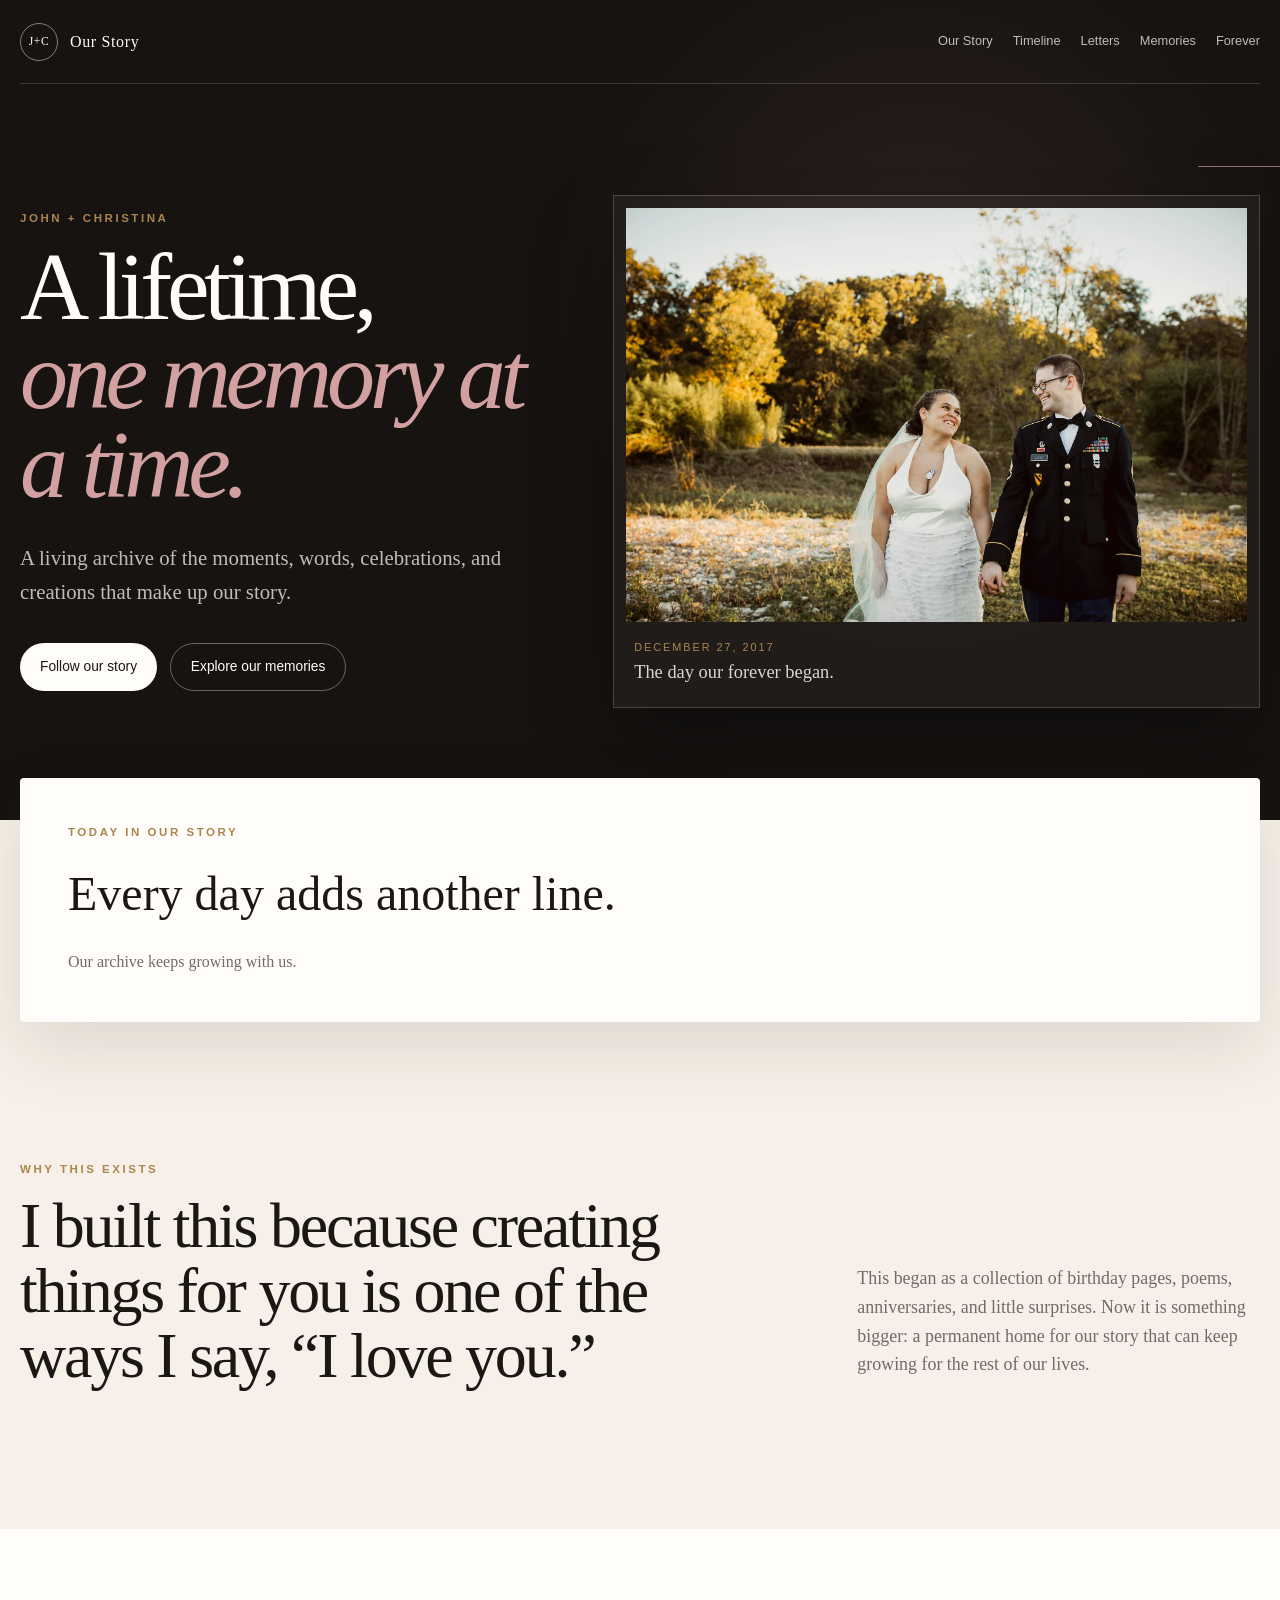
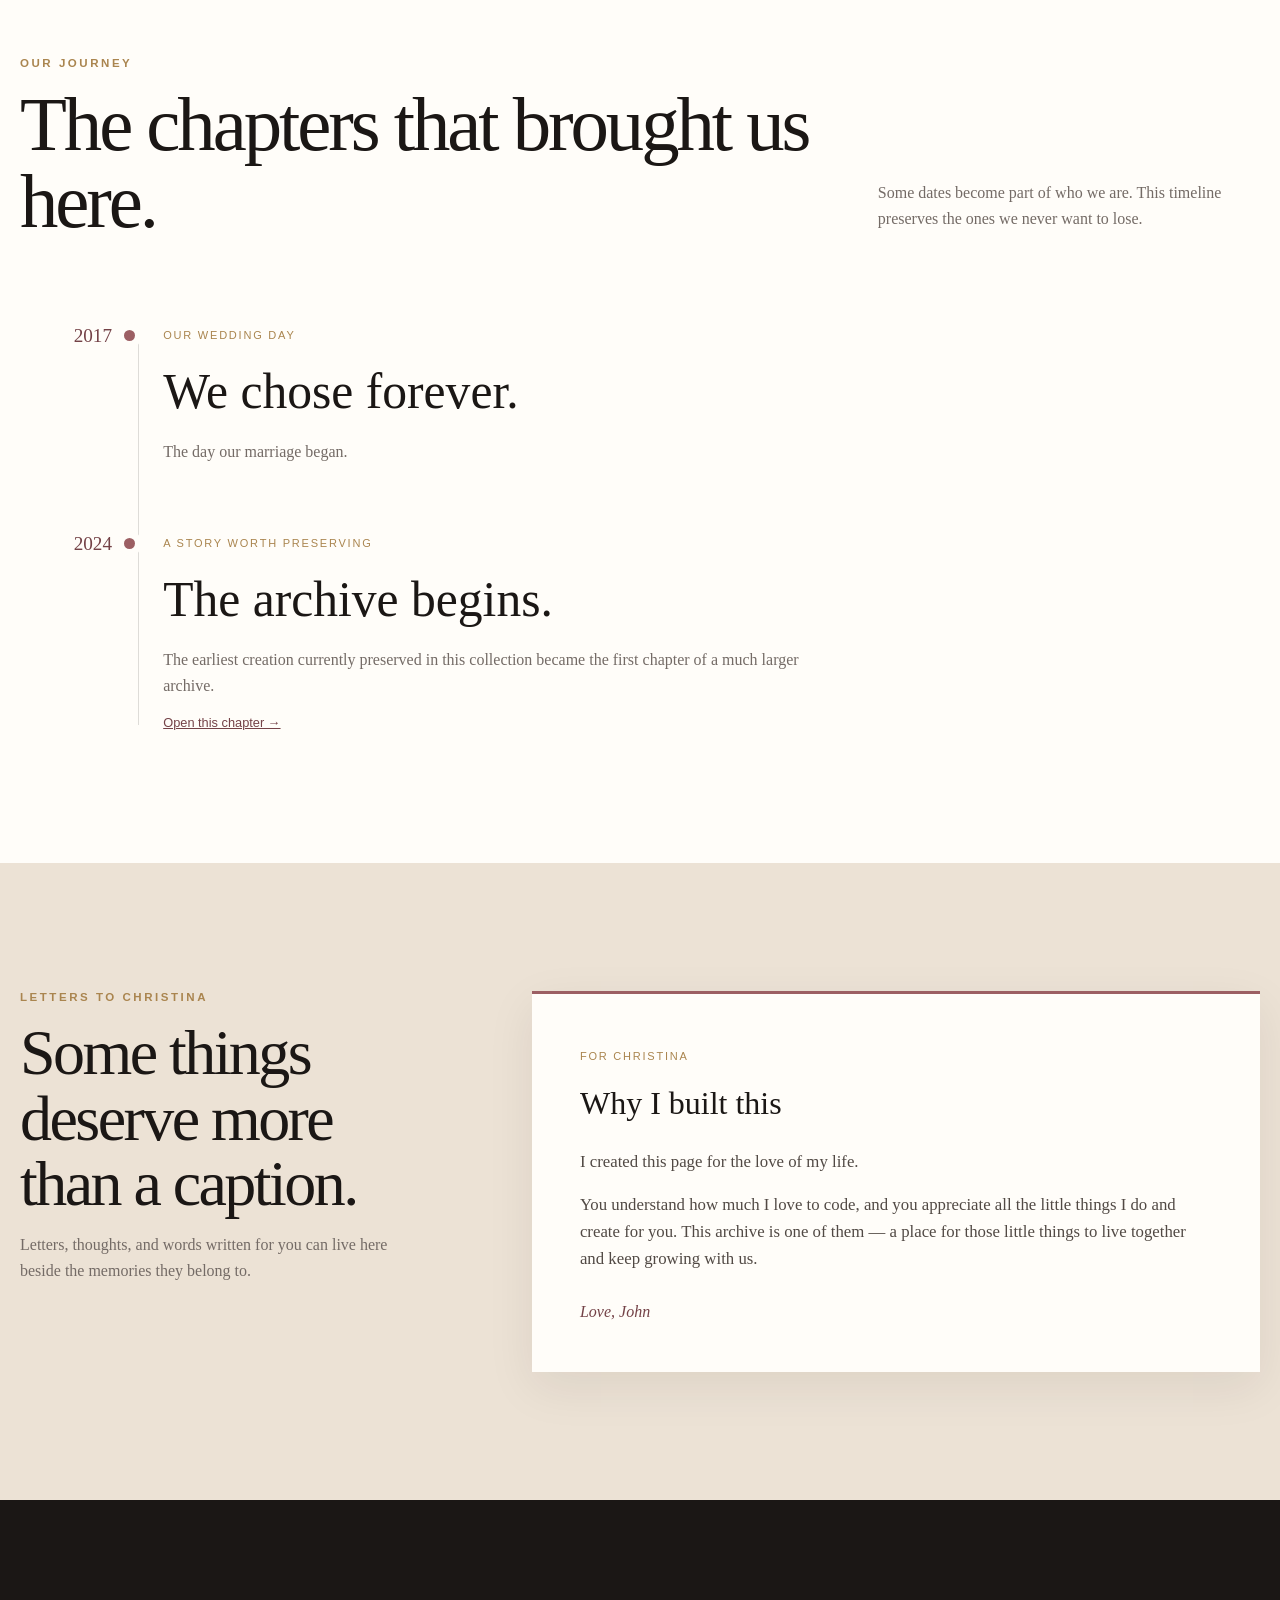
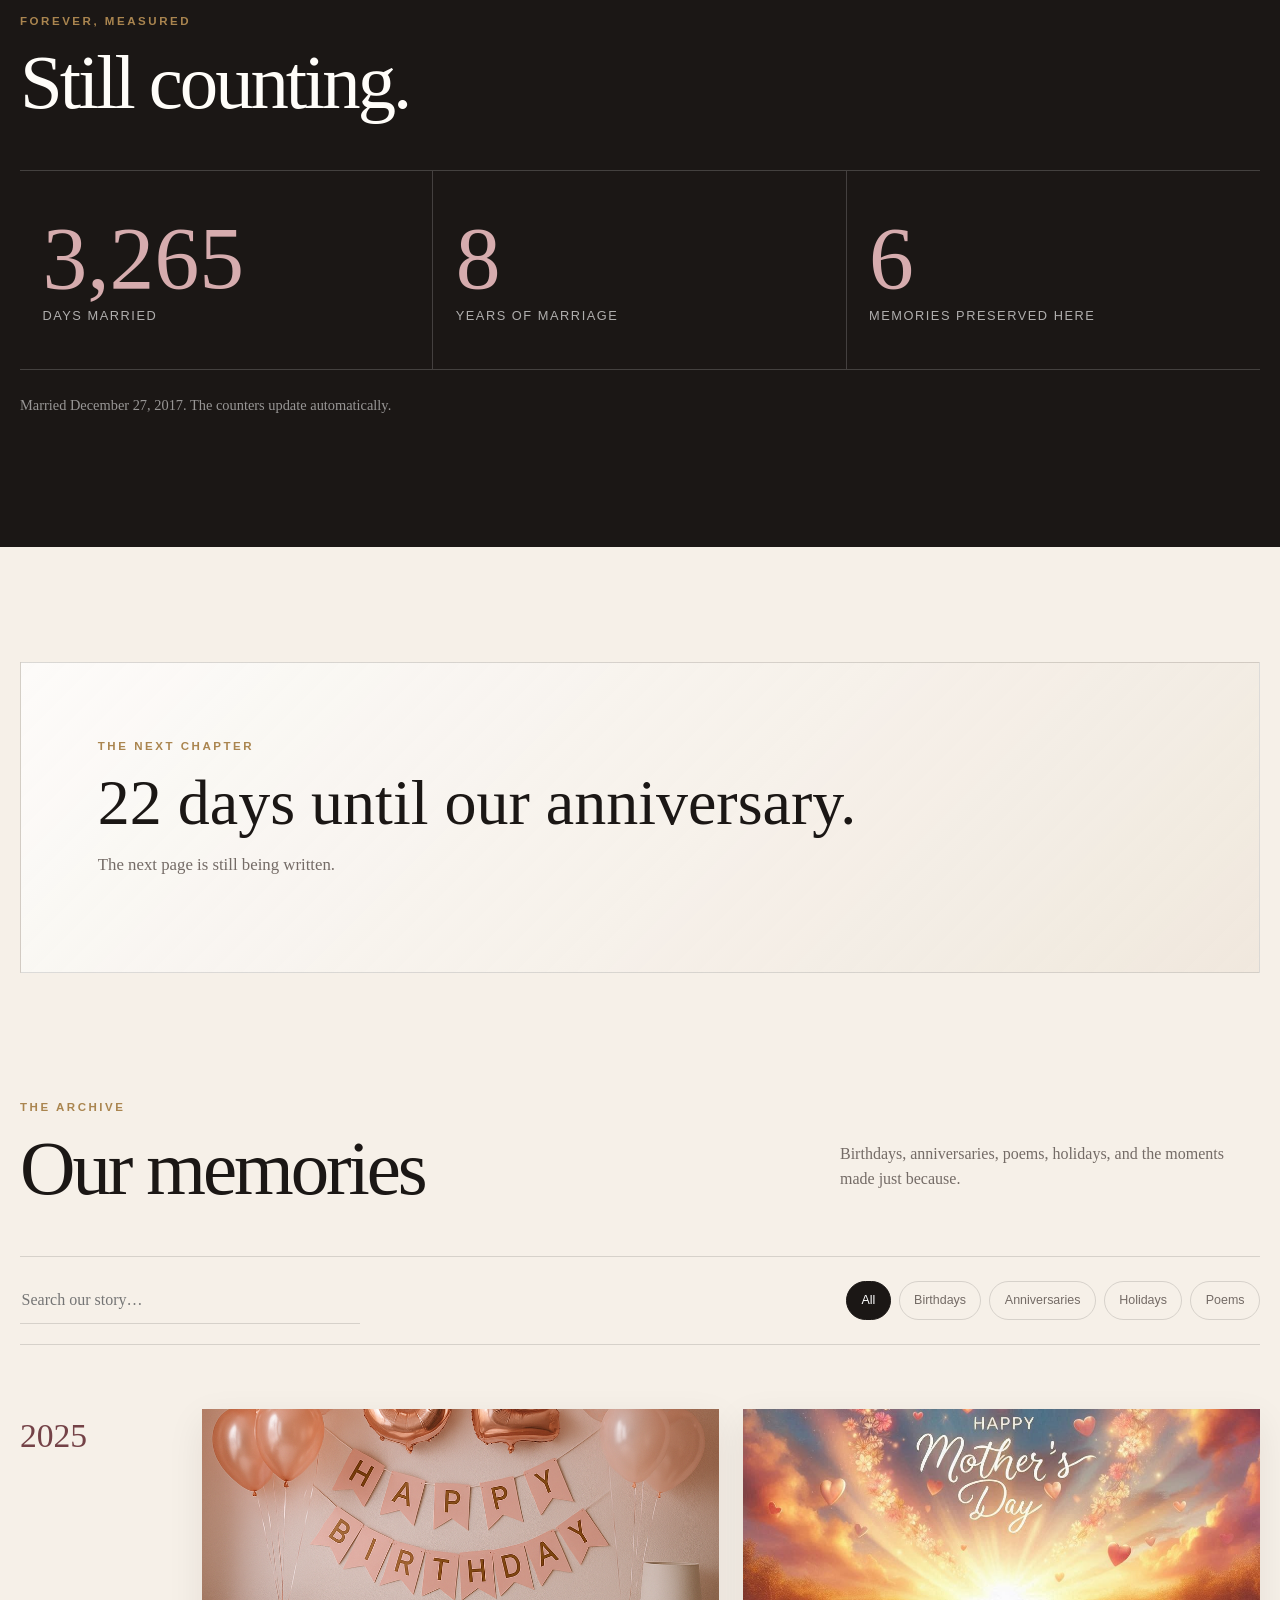
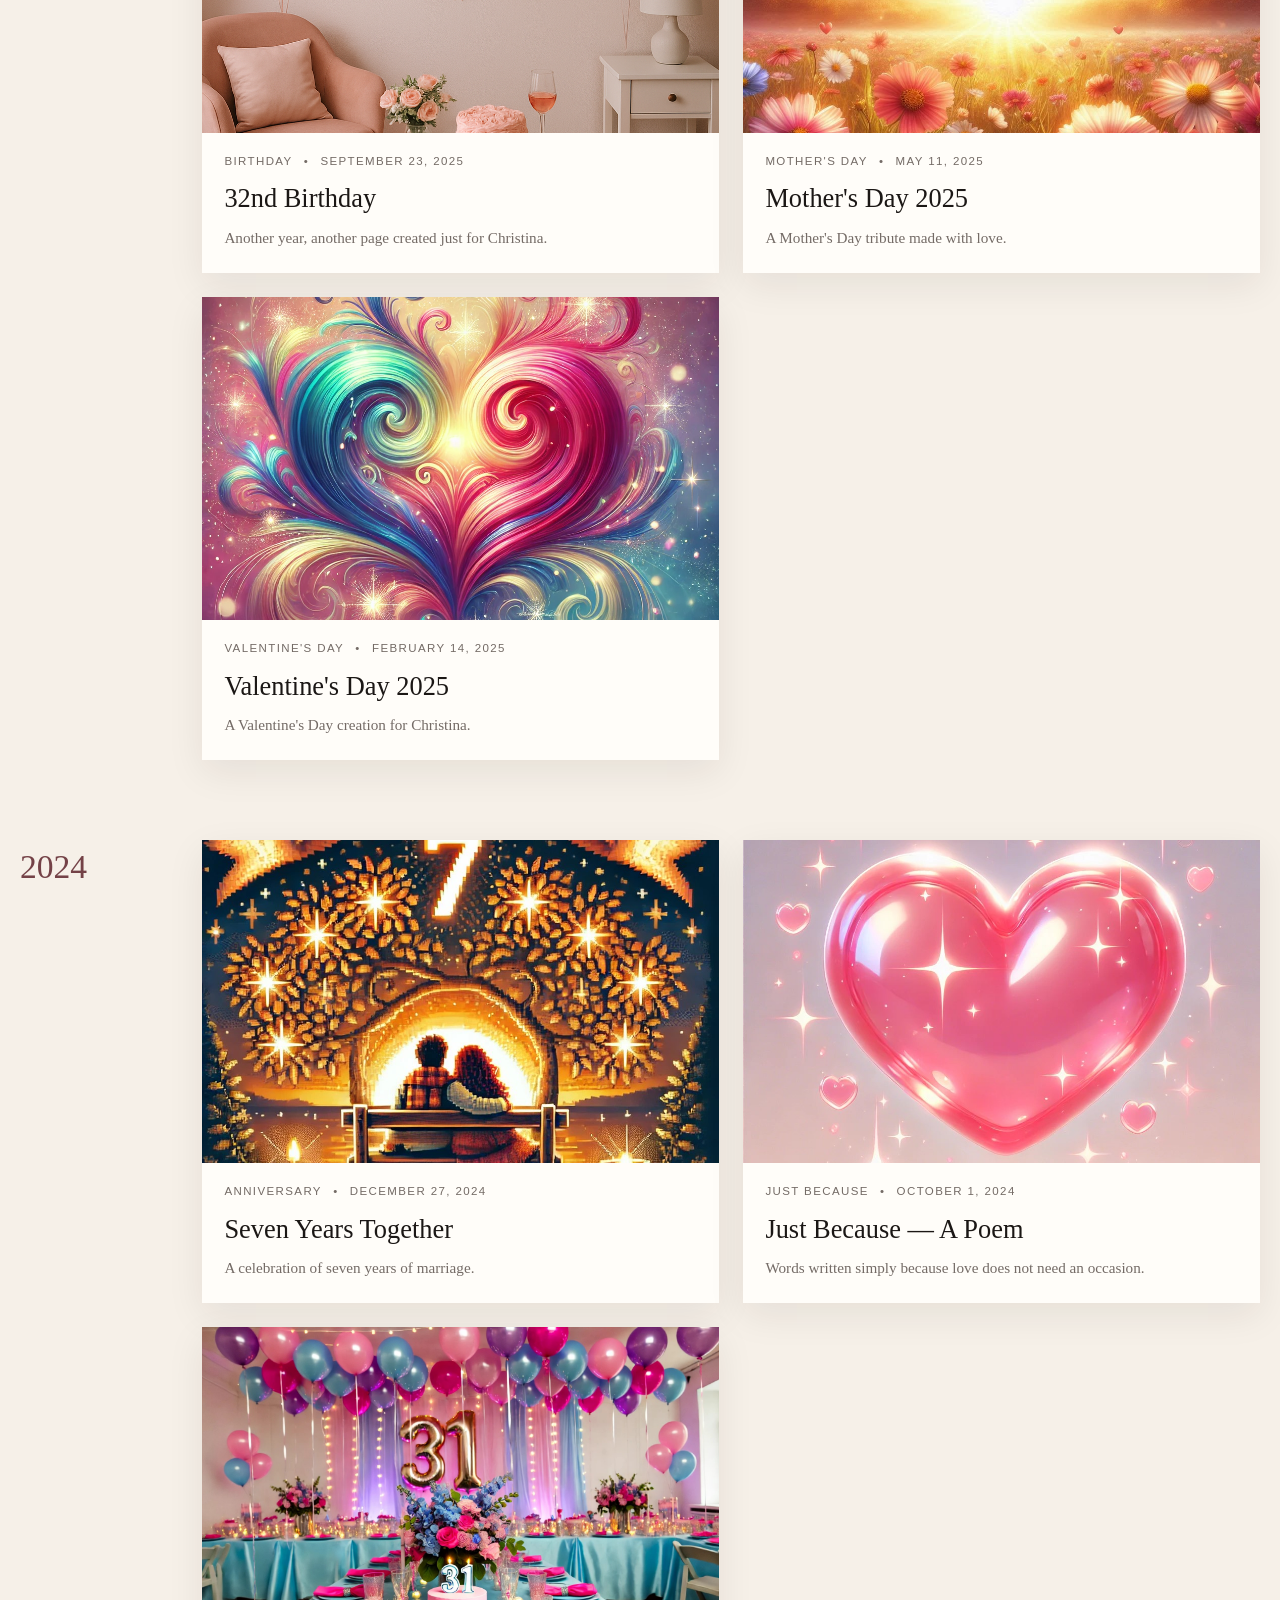
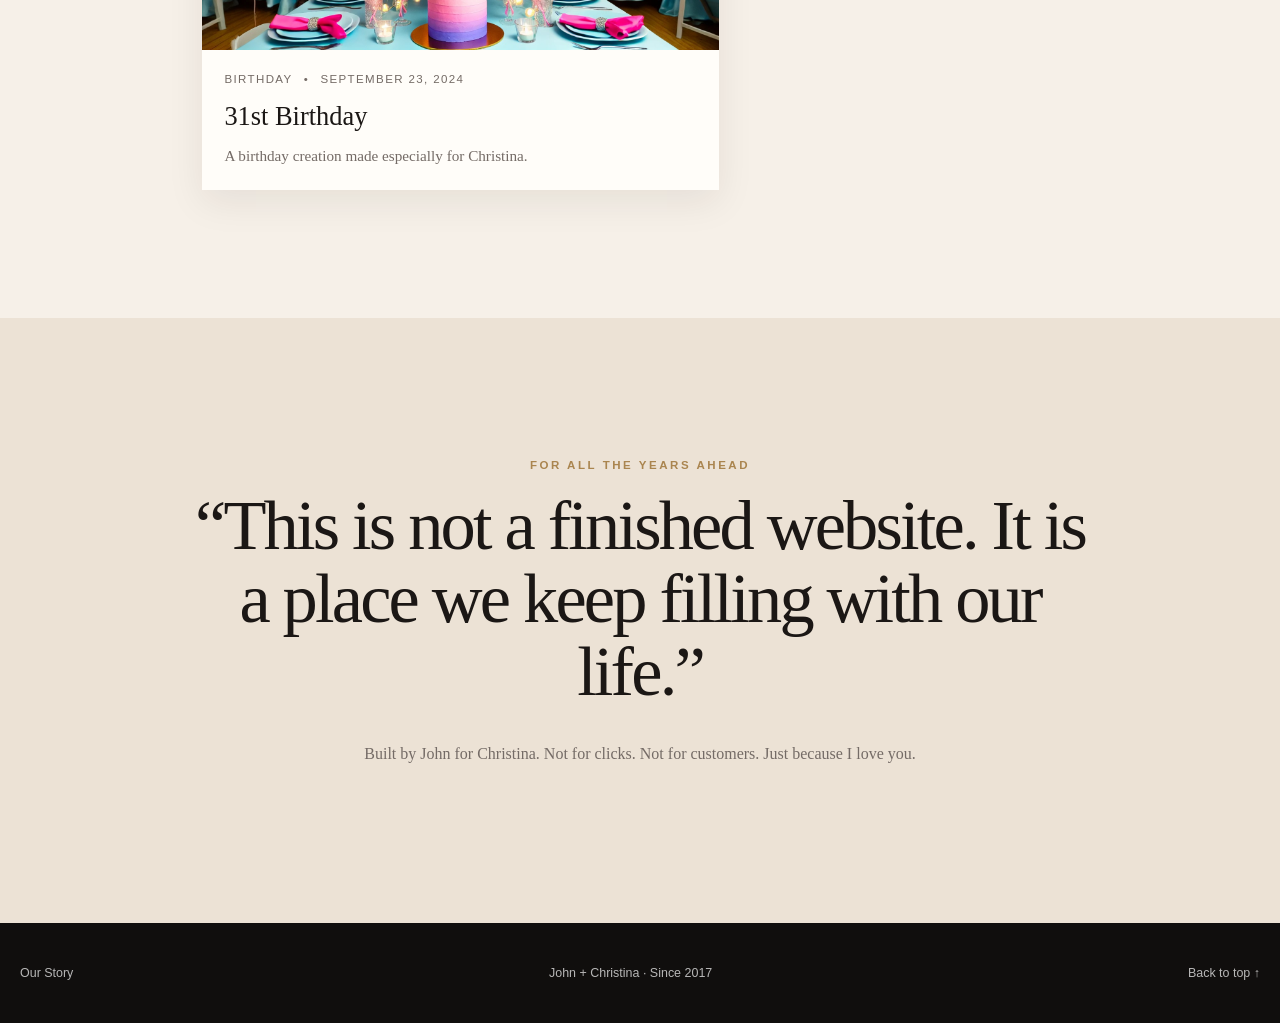
<file: index.html>
<!DOCTYPE html>
<html lang="en">
<head>
  <meta charset="UTF-8">
  <meta name="viewport" content="width=device-width, initial-scale=1.0">
  <meta name="description" content="Our Story — a living archive of John and Christina's life, love, memories, letters, and milestones.">
  <meta name="theme-color" content="#161311">
  <title>Our Story — John + Christina</title>
  <link rel="stylesheet" href="styles.css">
  <link rel="manifest" href="manifest.webmanifest">
  <script src="script.js" defer></script>
</head>
<body>
  <a class="skip-link" href="#memories">Skip to memories</a>

  <header class="hero" id="top">
    <nav class="nav shell" aria-label="Primary navigation">
      <a class="brand" href="#top" aria-label="Our Story home">
        <span class="brand-mark">J+C</span>
        <span>Our Story</span>
      </a>
      <div class="nav-links">
        <a href="#story">Our Story</a>
        <a href="#journey">Timeline</a>
        <a href="#letters">Letters</a>
        <a href="#memories">Memories</a>
        <a href="#forever">Forever</a>
      </div>
    </nav>

    <div class="hero-inner shell">
      <div class="hero-content">
        <p class="eyebrow">John + Christina</p>
        <h1>A lifetime,<br><em>one memory at a time.</em></h1>
        <p class="hero-copy">A living archive of the moments, words, celebrations, and creations that make up our story.</p>
        <div class="hero-actions">
          <a class="button primary" href="#journey">Follow our story</a>
          <a class="button ghost" href="#memories">Explore our memories</a>
        </div>
      </div>

      <figure class="hero-photo">
        <img src="images/hero-wedding.jpg" alt="Wedding portrait of a couple holding hands outdoors">
        <figcaption>
          <span>December 27, 2017</span>
          <strong>The day our forever began.</strong>
        </figcaption>
      </figure>
    </div>
  </header>

  <main>
    <section class="today-section shell" aria-labelledby="today-title">
      <div class="today-card">
        <p class="eyebrow">Today in our story</p>
        <h2 id="today-title">Every day adds another line.</h2>
        <p id="todayMessage">Our archive keeps growing with us.</p>
      </div>
    </section>

    <section class="intro shell" id="story">
      <div>
        <p class="eyebrow">Why this exists</p>
        <h2>I built this because creating things for you is one of the ways I say, “I love you.”</h2>
      </div>
      <p>This began as a collection of birthday pages, poems, anniversaries, and little surprises. Now it is something bigger: a permanent home for our story that can keep growing for the rest of our lives.</p>
    </section>

    <section class="journey-section" id="journey" aria-labelledby="journey-title">
      <div class="shell">
        <div class="section-heading split-heading">
          <div>
            <p class="eyebrow">Our journey</p>
            <h2 id="journey-title">The chapters that brought us here.</h2>
          </div>
          <p>Some dates become part of who we are. This timeline preserves the ones we never want to lose.</p>
        </div>
        <div id="milestoneTimeline" class="journey-timeline" aria-live="polite"></div>
      </div>
    </section>

    <section class="letters-section" id="letters" aria-labelledby="letters-title">
      <div class="shell letters-layout">
        <div class="letters-intro">
          <p class="eyebrow">Letters to Christina</p>
          <h2 id="letters-title">Some things deserve more than a caption.</h2>
          <p>Letters, thoughts, and words written for you can live here beside the memories they belong to.</p>
        </div>
        <div id="lettersGrid" class="letters-grid" aria-live="polite"></div>
      </div>
    </section>

    <section class="forever-section" id="forever">
      <div class="shell">
        <div class="section-heading">
          <p class="eyebrow">Forever, measured</p>
          <h2>Still counting.</h2>
        </div>
        <div class="counter-grid">
          <article class="counter-card">
            <span class="counter-value" id="marriedDays">—</span>
            <span class="counter-label">days married</span>
          </article>
          <article class="counter-card">
            <span class="counter-value" id="marriedYears">—</span>
            <span class="counter-label">years of marriage</span>
          </article>
          <article class="counter-card">
            <span class="counter-value" id="memoryCount">—</span>
            <span class="counter-label">memories preserved here</span>
          </article>
        </div>
        <p class="counter-note">Married December 27, 2017. The counters update automatically.</p>
      </div>
    </section>

    <section class="next-chapter shell" aria-labelledby="nextChapterTitle">
      <div class="next-chapter-card">
        <p class="eyebrow">The next chapter</p>
        <h2 id="nextChapterTitle">The story is still being written.</h2>
        <p id="nextChapterMessage">There will always be another date worth remembering.</p>
      </div>
    </section>

    <section class="archive shell" id="memories" aria-labelledby="memories-title">
      <div class="section-heading archive-heading">
        <div>
          <p class="eyebrow">The archive</p>
          <h2 id="memories-title">Our memories</h2>
        </div>
        <p>Birthdays, anniversaries, poems, holidays, and the moments made just because.</p>
      </div>

      <div class="archive-controls" aria-label="Memory filters">
        <label class="search">
          <span class="sr-only">Search memories</span>
          <input id="searchInput" type="search" placeholder="Search our story…" autocomplete="off">
        </label>
        <div class="filters" id="filters">
          <button class="filter active" data-filter="all" type="button">All</button>
          <button class="filter" data-filter="birthday" type="button">Birthdays</button>
          <button class="filter" data-filter="anniversary" type="button">Anniversaries</button>
          <button class="filter" data-filter="holiday" type="button">Holidays</button>
          <button class="filter" data-filter="poem" type="button">Poems</button>
        </div>
      </div>

      <div id="timeline" class="timeline" aria-live="polite"></div>
      <p id="emptyState" class="empty-state" hidden>No memories match that search yet.</p>
    </section>

    <section class="legacy">
      <div class="shell legacy-inner">
        <p class="eyebrow">For all the years ahead</p>
        <blockquote>“This is not a finished website. It is a place we keep filling with our life.”</blockquote>
        <p>Built by John for Christina. Not for clicks. Not for customers. Just because I love you.</p>
      </div>
    </section>
  </main>

  <footer>
    <div class="shell footer-inner">
      <span>Our Story</span>
      <span>John + Christina · Since 2017</span>
      <a href="#top">Back to top ↑</a>
    </div>
  </footer>
</body>
</html>
</file>
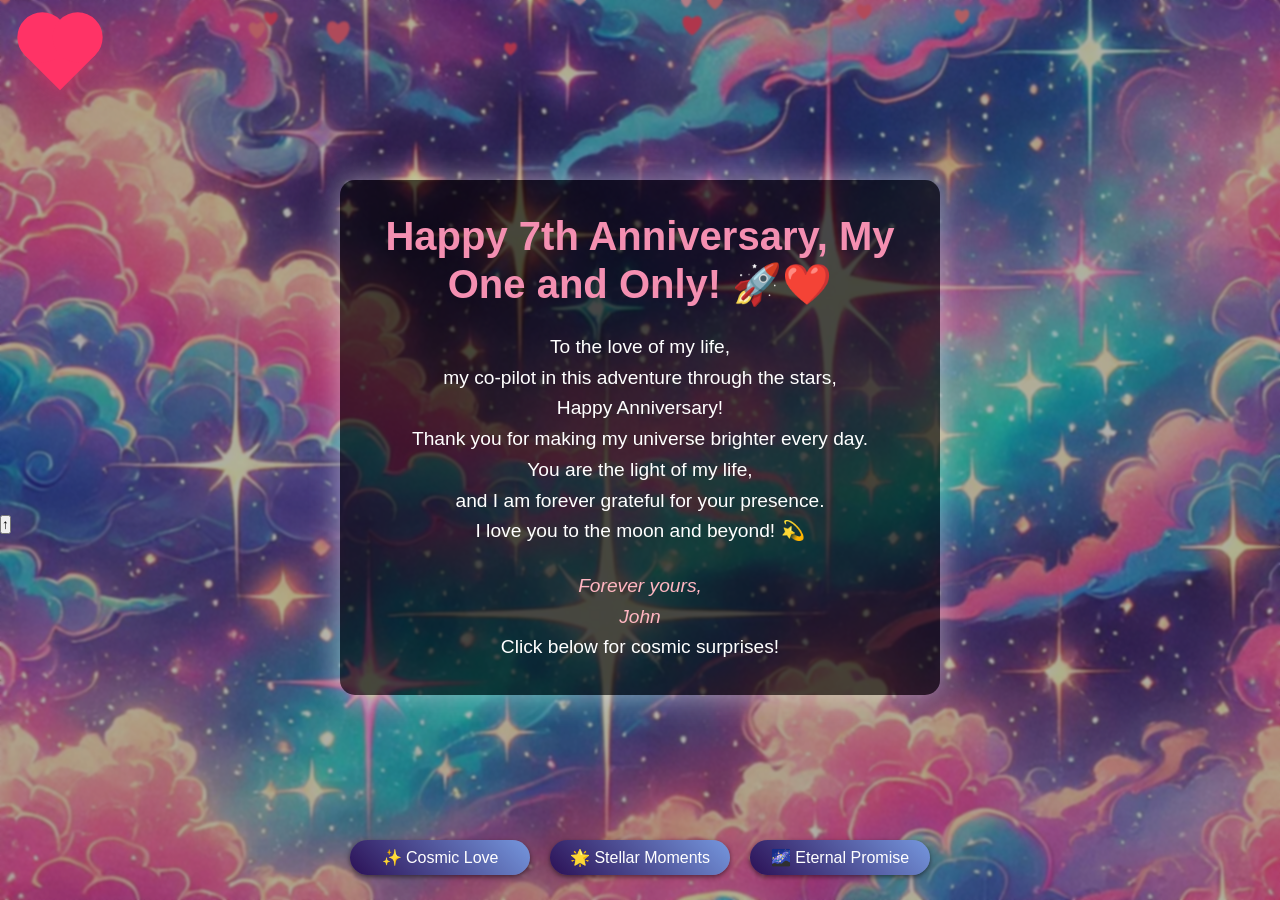
<file: anniversaries/sevenyearanniversary/index.html>
<!DOCTYPE html>
<html lang="en">
<head>
    <meta charset="UTF-8">
    <meta name="viewport" content="width=device-width, initial-scale=1.0">
    <meta name="description" content="Celebrate 7 years of love with Christina through a cosmic tribute by John Liter.">
    <meta name="keywords" content="anniversary, Christina, John Liter, love, cosmic">
    <meta property="og:title" content="Happy 7th Anniversary, Christina!">
    <meta property="og:description" content="A cosmic celebration of love with falling hearts and heartfelt messages.">
    <meta property="og:image" content="images/anime-space-background.png">
    <meta property="og:type" content="website">
    <title>Happy 7th Anniversary, Christina!</title>
    <link rel="preload" href="images/anime-space-background.png" as="image">
    <link rel="preconnect" href="https://fonts.googleapis.com">
    <link rel="stylesheet" href="styles.css">
</head>
<body class="relative">
    <!-- Back Button -->
    <a href="https://johnliter.github.io/mylovehp/" rel="noopener noreferrer" class="back-button" aria-label="Return to homepage">
        <div class="heart-icon">
            <span class="back-text"></span>
        </div>
    </a>

    <!-- Space Background and Hearts -->
    <div class="space-background">
        <canvas id="hearts-canvas" aria-hidden="true"></canvas>
    </div>

    <!-- Anniversary Message -->
    <main class="message-container" role="main" aria-label="Anniversary Message">
        <h1 class="fade-in">Happy 7th Anniversary, My One and Only! 🚀❤️</h1>
        <p class="fade-in delay-1">
            To the love of my life, <br>
            my co-pilot in this adventure through the stars, <br>
            Happy Anniversary! <br>
            Thank you for making my universe brighter every day. <br>
            You are the light of my life, <br>
            and I am forever grateful for your presence. <br>
            I love you to the moon and beyond! 💫
        </p>
        <p class="signature fade-in delay-2">Forever yours, <br> John</p>
        <p class="fade-in delay-3 mt-6">Click below for cosmic surprises!</p>
    </main>

    <!-- Coupon Buttons -->
    <div class="coupon-container-fixed">
        <button class="space-love-btn fade-in delay-4" onclick="showCosmicLoveCoupon()" aria-label="Cosmic Love Coupon">
            <span class="btn-text">✨ Cosmic Love</span>
        </button>
        <button class="space-love-btn fade-in delay-5" onclick="showStellarAffectionPass()" aria-label="Stellar Affection Pass">
            <span class="btn-text">🌟 Stellar Moments</span>
        </button>
        <button class="space-love-btn fade-in delay-6" onclick="showIntergalacticPromise()" aria-label="Intergalactic Promise">
            <span class="btn-text">🌌 Eternal Promise</span>
        </button>
    </div>

    <!-- Modal -->
    <div id="customModal" class="modal">
        <div class="modal-content">
            <span class="close-btn" aria-label="Close modal">&times;</span>
            <div id="modalMessage"></div>
        </div>
    </div>

    <!-- Back-to-Top Button -->
    <button id="backToTop" class="fixed bottom-6 right-6 bg-pink-500 text-white p-3 rounded-full shadow-lg hover:bg-pink-600 transition opacity-0 z-50" aria-label="Back to top">
        ↑
    </button>

    <!-- Scripts -->
    <script src="hearts.js" defer></script>
    <script src="script.js" defer></script>
</body>
</html>
</file>
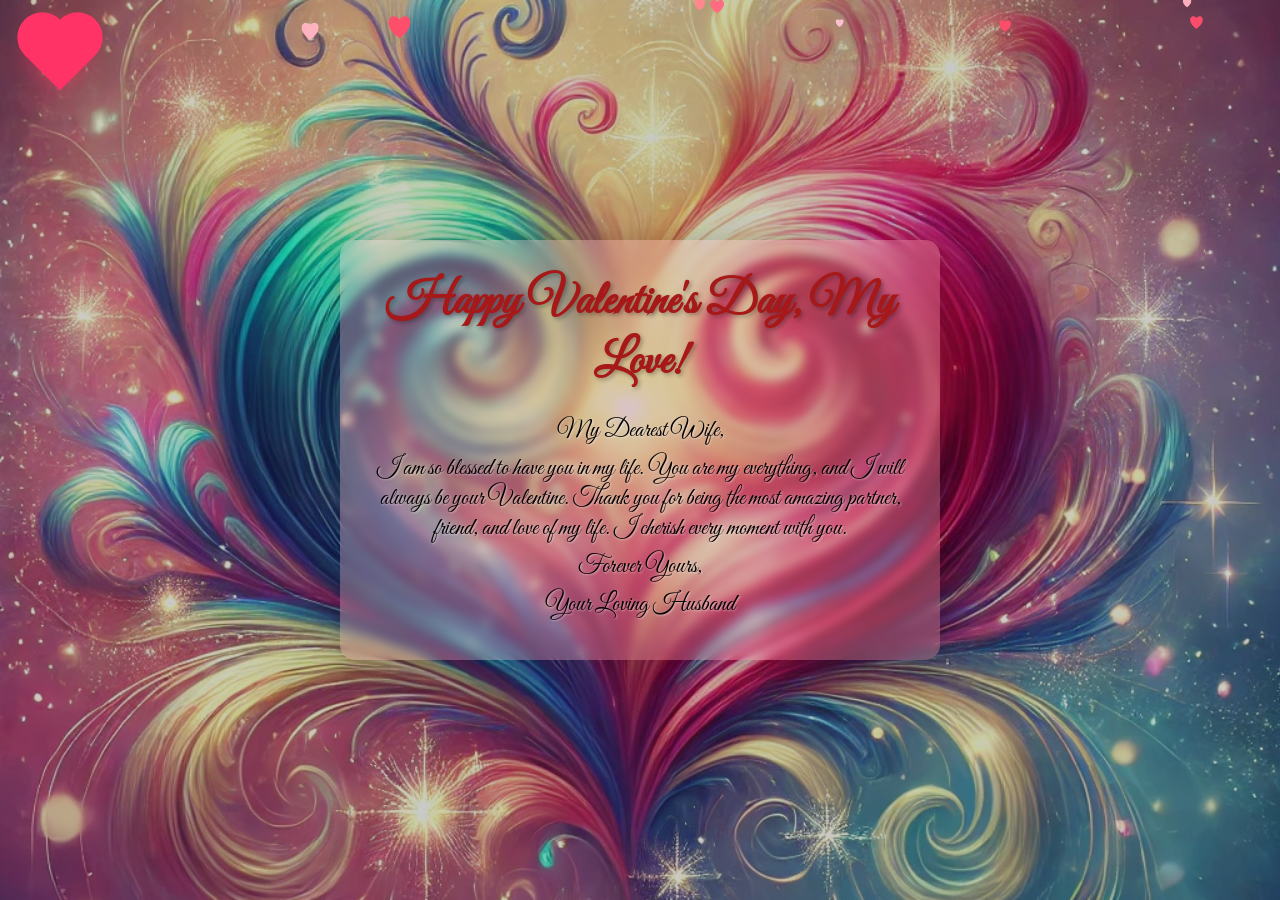
<file: holidays/valentines/index.html>
<!DOCTYPE html>
<html lang="en">
<head>
    <meta charset="UTF-8">
    <meta name="viewport" content="width=device-width, initial-scale=1.0">
    <meta name="description" content="A Valentine's Day tribute to Christina from John Liter, filled with love and hearts.">
    <meta name="keywords" content="Valentine's Day, Christina, John Liter, love, tribute">
    <meta property="og:title" content="Happy Valentine's Day, Christina!">
    <meta property="og:description" content="A romantic message from John to his beloved wife, Christina.">
    <meta property="og:image" content="photos/vday.png">
    <meta property="og:type" content="website">
    <title>Happy Valentine's Day, Christina!</title>
    <link rel="preload" href="photos/vday.png" as="image">
    <link href="https://fonts.googleapis.com/css2?family=Great+Vibes&display=swap" rel="stylesheet">
    <link rel="stylesheet" href="styles.css">
</head>
<body>
    <!-- Back Button -->
    <a href="https://johnliter.github.io/mylovehp/" rel="noopener noreferrer" class="back-button" aria-label="Return to homepage">
        <div class="heart-icon">
            <span class="back-text"></span>
        </div>
    </a>

    <!-- Background and Overlay -->
    <div class="background"></div>
    <div class="overlay"></div>

    <!-- Hearts Canvas (moved up for layering) -->
    <canvas id="hearts-canvas" aria-hidden="true"></canvas>

    <!-- Main Content -->
    <main class="container">
        <h1 class="fade-in">Happy Valentine's Day, My Love!</h1>
        <p class="fade-in delay-1">My Dearest Wife,</p>
        <p class="fade-in delay-2">I am so blessed to have you in my life. You are my everything, and I will always be your Valentine. Thank you for being the most amazing partner, friend, and love of my life. I cherish every moment with you.</p>
        <p class="fade-in delay-3">Forever Yours,</p>
        <p class="fade-in delay-4">Your Loving Husband</p>
    </main>

    <!-- Back-to-Top Button -->
    <button id="backToTop" class="back-to-top" aria-label="Back to top">↑</button>

    <!-- Scripts -->
    <script src="script.js" defer></script>
</body>
</html>
</file>
<file: styles.css>
:root {
  --ink: #1b1715;
  --muted: #746b66;
  --paper: #f6f0e8;
  --paper-deep: #ece2d5;
  --rose: #9c5f63;
  --rose-deep: #744247;
  --gold: #aa854f;
  --line: rgba(27, 23, 21, .14);
  --white: #fffdf9;
  --shadow: 0 24px 70px rgba(44, 29, 24, .12);
}

* { box-sizing: border-box; }
html { scroll-behavior: smooth; }
body {
  margin: 0;
  color: var(--ink);
  background: var(--paper);
  font-family: Georgia, "Times New Roman", serif;
  line-height: 1.6;
}
img { display: block; max-width: 100%; }
a { color: inherit; }
button, input { font: inherit; }
.shell { width: min(1380px, calc(100% - 40px)); margin-inline: auto; }
.skip-link { position: fixed; left: 1rem; top: -5rem; z-index: 1000; background: var(--ink); color: white; padding: .75rem 1rem; }
.skip-link:focus { top: 1rem; }
.sr-only { position: absolute; width: 1px; height: 1px; padding: 0; margin: -1px; overflow: hidden; clip: rect(0,0,0,0); white-space: nowrap; border: 0; }

.hero {
  min-height: 820px;
  color: var(--white);
  background:
    radial-gradient(circle at 72% 35%, rgba(156,95,99,.16), transparent 34%),
    #161311;
  overflow: hidden;
}
.nav {
  min-height: 84px;
  display: flex;
  align-items: center;
  justify-content: space-between;
  border-bottom: 1px solid rgba(255,255,255,.16);
}
.brand { display: inline-flex; gap: .75rem; align-items: center; text-decoration: none; letter-spacing: .04em; }
.brand-mark { width: 38px; height: 38px; display: grid; place-items: center; border: 1px solid rgba(255,255,255,.45); border-radius: 50%; font-size: .72rem; }
.nav-links { display: flex; gap: 1.25rem; font-family: Arial, sans-serif; font-size: .8rem; }
.nav-links a { text-decoration: none; opacity: .72; }
.nav-links a:hover { opacity: 1; }

.hero-inner {
  min-height: 735px;
  display: grid;
  grid-template-columns: minmax(0, .9fr) minmax(520px, 1.1fr);
  align-items: center;
  gap: clamp(2.5rem, 5vw, 5rem);
  padding-block: 5rem;
}
.hero-content { position: relative; z-index: 2; }
.eyebrow { margin: 0 0 1rem; font: 700 .72rem/1.2 Arial, sans-serif; text-transform: uppercase; letter-spacing: .22em; color: var(--gold); }
.hero h1 { max-width: 780px; margin: 0; font-size: clamp(3.7rem, 7.5vw, 7rem); line-height: .93; font-weight: 400; letter-spacing: -.055em; }
.hero h1 em { color: #d3a0a2; font-weight: 400; }
.hero-copy { max-width: 590px; margin: 2rem 0 0; font-size: clamp(1.08rem, 2vw, 1.3rem); color: rgba(255,255,255,.72); }
.hero-actions { display: flex; flex-wrap: wrap; gap: .8rem; margin-top: 2.2rem; }
.button { display: inline-flex; align-items: center; justify-content: center; min-height: 48px; padding: 0 1.25rem; border-radius: 999px; text-decoration: none; font-family: Arial, sans-serif; font-size: .86rem; }
.button.primary { background: var(--white); color: var(--ink); }
.button.ghost { border: 1px solid rgba(255,255,255,.35); }
.hero-photo {
  margin: 0;
  position: relative;
  width: 100%;
  max-width: 680px;
  justify-self: end;
  padding: 12px;
  border: 1px solid rgba(255,255,255,.18);
  background: rgba(255,255,255,.04);
  box-shadow: 0 36px 80px rgba(0,0,0,.3);
}
.hero-photo::before {
  content: "";
  position: absolute;
  width: 90px;
  height: 90px;
  top: -30px;
  right: -30px;
  border-top: 1px solid rgba(211,160,162,.65);
  border-right: 1px solid rgba(211,160,162,.65);
}
.hero-photo img { width: 100%; height: auto; aspect-ratio: auto; object-fit: contain; object-position: center; }
.hero-photo figcaption { padding: 1.2rem .5rem .45rem; }
.hero-photo figcaption span { display: block; color: var(--gold); font: .68rem Arial, sans-serif; text-transform: uppercase; letter-spacing: .18em; }
.hero-photo figcaption strong { display: block; margin-top: .35rem; font-weight: 400; font-size: 1.15rem; color: rgba(255,255,255,.82); }

.today-section { margin-top: -42px; position: relative; z-index: 5; }
.today-card { background: var(--white); box-shadow: var(--shadow); padding: clamp(1.5rem, 4vw, 3rem); border-radius: 4px; }
.today-card h2 { margin: .2rem 0; font-size: clamp(1.7rem, 4vw, 3rem); font-weight: 400; }
.today-card p:last-child { color: var(--muted); margin-bottom: 0; }

.intro { display: grid; grid-template-columns: 1.3fr .7fr; gap: clamp(2rem, 7vw, 7rem); padding-block: clamp(6rem, 11vw, 10rem); align-items: end; }
.intro h2 { margin: 0; font-size: clamp(2.5rem, 5vw, 4.8rem); line-height: 1.02; font-weight: 400; letter-spacing: -.035em; }
.intro > p { color: var(--muted); font-size: 1.12rem; margin: 0 0 .6rem; }

.section-heading h2 { margin: 0; font-size: clamp(2.6rem, 6vw, 5.4rem); line-height: 1; font-weight: 400; letter-spacing: -.04em; }
.split-heading { display: grid; grid-template-columns: 1.35fr .65fr; gap: 4rem; align-items: end; }
.split-heading > p { color: var(--muted); margin: 0 0 .6rem; }

.journey-section { padding-block: clamp(6rem, 10vw, 10rem); background: var(--white); }
.journey-timeline { position: relative; margin-top: 5rem; }
.journey-timeline::before { content: ""; position: absolute; left: 118px; top: 10px; bottom: 10px; width: 1px; background: var(--line); }
.milestone { display: grid; grid-template-columns: 92px 1fr; gap: 3.2rem; position: relative; padding-bottom: 4rem; }
.milestone:last-child { padding-bottom: 0; }
.milestone-date { color: var(--rose-deep); font-size: 1.2rem; text-align: right; }
.milestone-content { position: relative; max-width: 760px; }
.milestone-content::before { content: ""; position: absolute; width: 11px; height: 11px; border-radius: 50%; background: var(--rose); left: -39px; top: .55rem; box-shadow: 0 0 0 7px var(--white); }
.milestone-kicker { color: var(--gold); font: .69rem Arial, sans-serif; text-transform: uppercase; letter-spacing: .16em; }
.milestone h3 { margin: .35rem 0 .5rem; font-size: clamp(1.8rem, 4vw, 3.1rem); font-weight: 400; }
.milestone p { color: var(--muted); margin: 0; max-width: 640px; }
.milestone a { display: inline-block; margin-top: .9rem; color: var(--rose-deep); font-family: Arial, sans-serif; font-size: .8rem; }

.letters-section { padding-block: clamp(6rem, 10vw, 10rem); background: var(--paper-deep); }
.letters-layout { display: grid; grid-template-columns: .72fr 1.28fr; gap: clamp(3rem, 8vw, 8rem); align-items: start; }
.letters-intro { position: sticky; top: 2rem; }
.letters-intro h2 { margin: 0; font-size: clamp(2.5rem, 5vw, 4.8rem); line-height: 1.02; font-weight: 400; letter-spacing: -.04em; }
.letters-intro > p:last-child { color: var(--muted); }
.letters-grid { display: grid; gap: 1.4rem; }
.letter-card { background: var(--white); padding: clamp(1.6rem, 4vw, 3rem); box-shadow: 0 15px 45px rgba(44,29,24,.08); border-top: 3px solid var(--rose); }
.letter-meta { color: var(--gold); font: .69rem Arial, sans-serif; text-transform: uppercase; letter-spacing: .16em; }
.letter-card h3 { margin: .7rem 0 1.2rem; font-size: 2rem; font-weight: 400; }
.letter-card p { color: #514944; font-size: 1.05rem; }
.letter-signature { margin-top: 1.6rem; font-style: italic; color: var(--rose-deep); }

.forever-section { background: var(--ink); color: var(--white); padding-block: clamp(5rem, 9vw, 8rem); }
.counter-grid { display: grid; grid-template-columns: repeat(3, 1fr); border-top: 1px solid rgba(255,255,255,.18); border-bottom: 1px solid rgba(255,255,255,.18); margin-top: 3rem; }
.counter-card { padding: 2.6rem 1.4rem; border-right: 1px solid rgba(255,255,255,.18); }
.counter-card:last-child { border-right: 0; }
.counter-value { display: block; font-size: clamp(3rem, 7vw, 6rem); line-height: 1; color: #d6acae; }
.counter-label { font-family: Arial, sans-serif; font-size: .8rem; text-transform: uppercase; letter-spacing: .12em; color: rgba(255,255,255,.65); }
.counter-note { color: rgba(255,255,255,.55); font-size: .9rem; margin-top: 1.5rem; }

.next-chapter { padding-top: clamp(5rem, 9vw, 8rem); }
.next-chapter-card { border: 1px solid var(--line); padding: clamp(2rem, 6vw, 5rem); background: linear-gradient(135deg, rgba(255,255,255,.75), rgba(236,226,213,.55)); }
.next-chapter-card h2 { margin: 0; font-size: clamp(2.4rem, 5vw, 4.7rem); line-height: 1.02; font-weight: 400; }
.next-chapter-card p:last-child { color: var(--muted); font-size: 1.05rem; }

.archive { padding-block: clamp(6rem, 10vw, 10rem); }
.archive-heading { display: flex; justify-content: space-between; gap: 3rem; align-items: end; }
.archive-heading > p { max-width: 420px; color: var(--muted); }
.archive-controls { margin: 3rem 0 4rem; display: flex; gap: 1rem; justify-content: space-between; align-items: center; border-block: 1px solid var(--line); padding-block: 1.25rem; }
.search input { width: min(340px, 70vw); border: 0; border-bottom: 1px solid var(--line); background: transparent; padding: .65rem .1rem; outline: none; }
.search input:focus { border-color: var(--rose); }
.filters { display: flex; flex-wrap: wrap; gap: .5rem; }
.filter { border: 1px solid var(--line); background: transparent; color: var(--muted); padding: .55rem .9rem; border-radius: 999px; cursor: pointer; font-family: Arial, sans-serif; font-size: .78rem; }
.filter.active, .filter:hover { background: var(--ink); color: white; border-color: var(--ink); }

.timeline { display: grid; gap: 5rem; }
.year-block { display: grid; grid-template-columns: 150px 1fr; gap: 2rem; }
.year-label { font-size: 2.1rem; color: var(--rose-deep); position: sticky; top: 1.5rem; align-self: start; }
.year-memories { display: grid; grid-template-columns: repeat(2, minmax(0, 1fr)); gap: 1.5rem; }
.memory-card { background: var(--white); text-decoration: none; box-shadow: 0 12px 35px rgba(44,29,24,.08); transition: transform .25s ease, box-shadow .25s ease; overflow: hidden; }
.memory-card:hover { transform: translateY(-5px); box-shadow: var(--shadow); }
.memory-image { aspect-ratio: 16/10; overflow: hidden; background: var(--paper-deep); }
.memory-image img { width: 100%; height: 100%; object-fit: cover; transition: transform .45s ease; }
.memory-card:hover img { transform: scale(1.03); }
.memory-body { padding: 1.4rem; }
.memory-meta { display: flex; gap: .7rem; align-items: center; color: var(--muted); font: .72rem Arial, sans-serif; text-transform: uppercase; letter-spacing: .12em; }
.memory-body h3 { margin: .65rem 0 .4rem; font-size: 1.65rem; font-weight: 400; }
.memory-body p { margin: 0; color: var(--muted); font-size: .95rem; }
.empty-state { text-align: center; color: var(--muted); padding: 4rem 0; }

.legacy { background: var(--paper-deep); padding-block: clamp(6rem, 11vw, 10rem); text-align: center; }
.legacy-inner { max-width: 900px; }
.legacy blockquote { font-size: clamp(2.4rem, 5.5vw, 5rem); line-height: 1.04; letter-spacing: -.04em; margin: 0 auto 2rem; }
.legacy p:last-child { color: var(--muted); }

footer { background: #100e0d; color: rgba(255,255,255,.7); }
.footer-inner { min-height: 100px; display: flex; justify-content: space-between; align-items: center; gap: 1rem; font: .78rem Arial, sans-serif; }
.footer-inner a { text-decoration: none; }

@media (max-width: 900px) {
  .nav-links { display: none; }
  .hero { min-height: auto; }
  .hero-inner { min-height: auto; grid-template-columns: 1fr; padding-block: 5rem 7rem; }
  .hero-photo { justify-self: center; max-width: 760px; }
  .split-heading, .letters-layout, .intro { grid-template-columns: 1fr; }
  .letters-intro { position: static; }
}

@media (max-width: 700px) {
  .hero h1 { font-size: clamp(3.2rem, 15vw, 5rem); }
  .counter-grid { grid-template-columns: 1fr; }
  .counter-card { border-right: 0; border-bottom: 1px solid rgba(255,255,255,.18); }
  .counter-card:last-child { border-bottom: 0; }
  .archive-heading, .archive-controls { align-items: stretch; flex-direction: column; }
  .year-block { grid-template-columns: 1fr; gap: 1rem; }
  .year-label { position: static; border-bottom: 1px solid var(--line); padding-bottom: .5rem; }
  .year-memories { grid-template-columns: 1fr; }
  .journey-timeline::before { left: 14px; }
  .milestone { grid-template-columns: 1fr; gap: .7rem; padding-left: 42px; }
  .milestone-date { text-align: left; }
  .milestone-content::before { left: -34px; }
  .footer-inner { flex-direction: column; justify-content: center; padding-block: 1.5rem; }
}

@media (prefers-reduced-motion: reduce) {
  html { scroll-behavior: auto; }
  *, *::before, *::after { transition-duration: .01ms !important; animation-duration: .01ms !important; animation-iteration-count: 1 !important; }
}
</file>
<file: anniversaries/sevenyearanniversary/styles.css>
/* Reset styles */
* {
    margin: 0;
    padding: 0;
    box-sizing: border-box;
}

html {
    scroll-behavior: smooth;
}

body {
    width: 100%;
    height: 100vh;
    overflow-x: hidden;
    font-family: 'Arial', sans-serif;
    color: white;
    background-color: #000000;
    position: relative;
}

/* CSS Variables */
:root {
    --primary-pink: #f48fb1;
    --light-pink: #ffb6c1;
    --dark-overlay: rgba(0, 0, 0, 0.6);
    --shadow: rgba(255, 255, 255, 0.5);
}

/* Space Background */
.space-background {
    position: fixed;
    top: 0;
    left: 0;
    width: 100%;
    height: 100%;
    background: url('images/anime-space-background.png') no-repeat center center fixed;
    background-size: cover;
    animation: twinkle 10s infinite alternate;
    z-index: -1;
}

.space-background::before {
    content: '';
    position: absolute;
    top: 0;
    left: 0;
    width: 100%;
    height: 100%;
    background: rgba(0, 0, 0, 0.3);
    -webkit-backdrop-filter: blur(1px);
    backdrop-filter: blur(1px);
    z-index: 1;
}

/* Twinkle Animation */
@keyframes twinkle {
    0% { filter: brightness(1); }
    100% { filter: brightness(1.2); }
}

/* Message Container */
.message-container {
    position: relative;
    z-index: 2;
    max-width: 800px;
    margin: 20px;
    padding: 1rem;
    max-width: 90%;
    width: 600px;
    margin: 0 auto;
    padding: 2rem;
    text-align: center;
    background: var(--dark-overlay);
    border-radius: 15px;
    box-shadow: 0 0 30px var(--shadow);
    top: 20vh;
}

/* Fade-In Animation */
.fade-in {
    opacity: 0;
    animation: fadeIn 0.8s ease-out forwards;
}
.delay-1 { animation-delay: 0.2s; }
.delay-2 { animation-delay: 0.4s; }
.delay-3 { animation-delay: 0.6s; }
.delay-4 { animation-delay: 0.8s; }
.delay-5 { animation-delay: 1.0s; }
.delay-6 { animation-delay: 1.2s; }

@keyframes fadeIn {
    from { opacity: 0; transform: translateY(20px); }
    to { opacity: 1; transform: translateY(0); }
}

/* Typography */
h1 {
    font-size: 2.5rem;
    margin-bottom: 1.5rem;
    color: var(--primary-pink);
    line-height: 1.2;
}

p {
    font-size: 1.2rem;
    line-height: 1.6;
}

.signature {
    margin-top: 1.5rem;
    font-style: italic;
    color: var(--light-pink);
}

/* Hearts Canvas */
#hearts-canvas {
    position: fixed;
    top: 0;
    left: 0;
    width: 100%;
    height: 100%;
    pointer-events: none;
    z-index: 0;
}

/* Back Button */
.back-button {
    position: fixed;
    top: 20px;
    left: 20px;
    z-index: 100;
    text-decoration: none;
    display: flex;
    flex-direction: column;
    align-items: center;
    width: 80px;
    height: 100px;
}

.heart-icon {
    width: 50px;
    height: 50px;
    background-color: #ff3366;
    position: relative;
    transform: rotate(-45deg);
    transition: all 0.3s ease;
    margin: 10px;
    animation: heartbeat 1.5s ease-in-out infinite;
    box-shadow: 0 0 20px rgba(255, 51, 102, 0.5);
}

.heart-icon:before,
.heart-icon:after {
    content: '';
    width: 50px;
    height: 50px;
    position: absolute;
    border-radius: 50%;
    background-color: #ff3366;
}

.heart-icon:before { top: -25px; left: 0; }
.heart-icon:after { top: 0; left: 25px; }

.back-button::after {
    content: 'Back to Homepage';
    position: absolute;
    color: white;
    font-size: 14px;
    font-family: Arial, sans-serif;
    top: 80px;
    left: 50%;
    transform: translateX(-50%);
    opacity: 0;
    transition: opacity 0.3s ease;
    text-shadow: 1px 1px 3px rgba(0, 0, 0, 0.4);
    white-space: nowrap;
    pointer-events: none;
}

.back-button:hover::after { opacity: 1; }
.back-button:hover .heart-icon {
    transform: rotate(-45deg) scale(1.2);
    filter: brightness(1.2);
    box-shadow: 0 0 30px rgba(255, 51, 102, 0.9);
}

@keyframes heartbeat {
    0%, 28%, 70% { transform: rotate(-45deg) scale(1); box-shadow: 0 0 20px rgba(255, 51, 102, 0.5); }
    14%, 42% { transform: rotate(-45deg) scale(1.1); box-shadow: 0 0 30px rgba(255, 51, 102, 0.7); }
}

/* Coupon Buttons */
.coupon-container-fixed {
    position: fixed;
    bottom: 20px;
    left: 50%;
    transform: translateX(-50%);
    z-index: 3;
    display: flex;
    flex-wrap: wrap;
    gap: 10px;
    justify-content: center;
}

.space-love-btn {
    background: linear-gradient(45deg, #2b1055, #7597de);
    border: none;
    border-radius: 25px;
    color: white;
    padding: 8px 20px;
    font-size: 16px;
    cursor: pointer;
    box-shadow: 0 2px 5px rgba(0, 0, 0, 0.5);
    transition: all 0.3s ease;
    min-width: 180px;
    margin: 5px;
}

.space-love-btn:hover {
    transform: scale(1.05);
    box-shadow: 0 0 25px rgba(255, 255, 255, 0.4);
    background: linear-gradient(45deg, #7597de, #2b1055);
}

/* Modal */
.modal {
    display: none;
    position: fixed;
    z-index: 1000;
    left: 0;
    top: 0;
    width: 100%;
    height: 100%;
    background-color: rgba(0, 0, 0, 0.8);
    animation: fadeIn 0.3s;
}

.modal-content {
    background: linear-gradient(45deg, #2b1055, #7597de);
    margin: 15% auto;
    padding: 20px;
    border: 2px solid rgba(255, 255, 255, 0.3);
    border-radius: 15px;
    width: 90%;
    max-width: 500px;
    color: white;
    box-shadow: 0 0 30px rgba(255, 255, 255, 0.2);
    animation: slideIn 0.3s;
}

.close-btn {
    color: white;
    float: right;
    font-size: 28px;
    font-weight: bold;
    cursor: pointer;
}

.close-btn:hover { color: #ff69b4; }

#modalMessage {
    text-align: center;
    padding: 20px;
    font-size: 18px;
    line-height: 1.6;
}

@keyframes slideIn {
    from { transform: translateY(-100px); opacity: 0; }
    to { transform: translateY(0); opacity: 1; }
}

/* Responsive */
@media (max-width: 768px) {
    h1 { font-size: 2rem; }
    p { font-size: 1rem; }
    .message-container { width: 90%; padding: 1.5rem; top: 15vh; }
    .coupon-container-fixed { flex-direction: column; gap: 8px; }
}

@media (prefers-reduced-motion: reduce) {
    .space-background, .fade-in, .modal, .modal-content { animation: none; }
}
</file>
<file: holidays/valentines/styles.css>
* {
  margin: 0;
  padding: 0;
  box-sizing: border-box;
}

html {
  scroll-behavior: smooth;
}

body {
  font-family: 'Great Vibes', cursive;
  color: #fff;
  overflow-x: hidden;
  min-height: 100vh;
  display: flex;
  justify-content: center;
  align-items: center;
  text-align: center;
  position: relative;
  background-color: #ffe6e6; /* Fallback color */
}

/* Background and Overlay */
.background {
  position: fixed;
  top: 0;
  left: 0;
  width: 100%;
  height: 100%;
  background-image: url('photos/vday.png');
  background-size: cover;
  background-position: center;
  z-index: 1;
  animation: subtleZoom 20s infinite alternate;
}

.overlay {
  position: fixed;
  top: 0;
  left: 0;
  width: 100%;
  height: 100%;
  background: rgba(0, 0, 0, 0.2);
  z-index: 2;
}

/* Hearts Canvas */
#hearts-canvas {
  position: fixed;
  top: 0;
  left: 0;
  width: 100%;
  height: 100%;
  pointer-events: none;
  z-index: 3; /* Above background and overlay, below content */
}

/* Container */
.container {
  background: linear-gradient(135deg, rgba(255, 214, 224, 0.3), rgba(255, 154, 158, 0.3));
  padding: 2rem;
  border-radius: 15px;
  -webkit-backdrop-filter: blur(5px); /* For Safari */
  backdrop-filter: blur(5px);
  box-shadow: 0 4px 30px rgba(0, 0, 0, 0.2);
  max-width: 90%;
  width: 600px;
  z-index: 4; /* Above canvas */
  position: relative;
}

/* Typography */
h1 {
  font-size: 3rem;
  margin-bottom: 1.5rem;
  color: #a71818;
  text-shadow: 2px 2px 4px rgba(0, 0, 0, 0.3);
}

p {
  font-size: 1.5rem;
  margin: 0.5rem 0;
  color: #030000;
  text-shadow: 1px 1px 2px rgba(255, 255, 255, 0.5);
}

/* Animations */
@keyframes subtleZoom {
  0% { transform: scale(1); }
  100% { transform: scale(1.05); }
}

.fade-in {
  opacity: 0;
  animation: fadeIn 1s ease-out forwards;
}
.delay-1 { animation-delay: 0.2s; }
.delay-2 { animation-delay: 0.4s; }
.delay-3 { animation-delay: 0.6s; }
.delay-4 { animation-delay: 0.8s; }

@keyframes fadeIn {
  from { opacity: 0; transform: translateY(20px); }
  to { opacity: 1; transform: translateY(0); }
}

/* Back Button */
.back-button {
  position: fixed;
  top: 20px;
  left: 20px;
  z-index: 100;
  text-decoration: none;
  display: flex;
  flex-direction: column;
  align-items: center;
  width: 80px;
  height: 100px;
}

.heart-icon {
  width: 50px;
  height: 50px;
  background-color: #ff3366;
  position: relative;
  transform: rotate(-45deg);
  transition: all 0.3s ease;
  margin: 10px;
  animation: heartbeat 1.5s ease-in-out infinite;
  box-shadow: 0 0 20px rgba(255, 51, 102, 0.5);
}

.heart-icon:before,
.heart-icon:after {
  content: '';
  width: 50px;
  height: 50px;
  position: absolute;
  border-radius: 50%;
  background-color: #ff3366;
}

.heart-icon:before { top: -25px; left: 0; }
.heart-icon:after { top: 0; left: 25px; }

.back-button::after {
  content: 'Back to Homepage';
  position: absolute;
  color: white;
  font-size: 14px;
  font-family: Arial, sans-serif;
  top: 80px;
  left: 50%;
  transform: translateX(-50%);
  opacity: 0;
  transition: opacity 0.3s ease;
  text-shadow: 1px 1px 3px rgba(0, 0, 0, 0.4);
  white-space: nowrap;
  pointer-events: none;
}

.back-button:hover::after { opacity: 1; }
.back-button:hover .heart-icon {
  transform: rotate(-45deg) scale(1.2);
  filter: brightness(1.2);
  box-shadow: 0 0 30px rgba(255, 51, 102, 0.9);
}

@keyframes heartbeat {
  0%, 28%, 70% { transform: rotate(-45deg) scale(1); box-shadow: 0 0 20px rgba(255, 51, 102, 0.5); }
  14%, 42% { transform: rotate(-45deg) scale(1.1); box-shadow: 0 0 30px rgba(255, 51, 102, 0.7); }
}

/* Back-to-Top Button */
.back-to-top {
  position: fixed;
  bottom: 20px;
  right: 20px;
  background: #ff3366;
  color: white;
  border: none;
  border-radius: 50%;
  width: 40px;
  height: 40px;
  font-size: 1.5rem;
  cursor: pointer;
  opacity: 0;
  transition: opacity 0.3s ease;
  z-index: 100;
  box-shadow: 0 2px 10px rgba(0, 0, 0, 0.3);
}

.back-to-top:hover {
  background: #ff4d6d;
  transform: scale(1.1);
}

/* Responsive */
@media (max-width: 768px) {
  h1 { font-size: 2rem; }
  p { font-size: 1.2rem; }
  .container { padding: 1.5rem; max-width: 95%; }
  .back-button { width: 60px; height: 80px; }
  .heart-icon, .heart-icon:before, .heart-icon:after { width: 40px; height: 40px; }
  .heart-icon:before { top: -20px; }
  .heart-icon:after { left: 20px; }
  .back-button::after { top: 60px; font-size: 12px; }
}

@media (prefers-reduced-motion: reduce) {
  .background, .fade-in { animation: none; }
}
</file>
